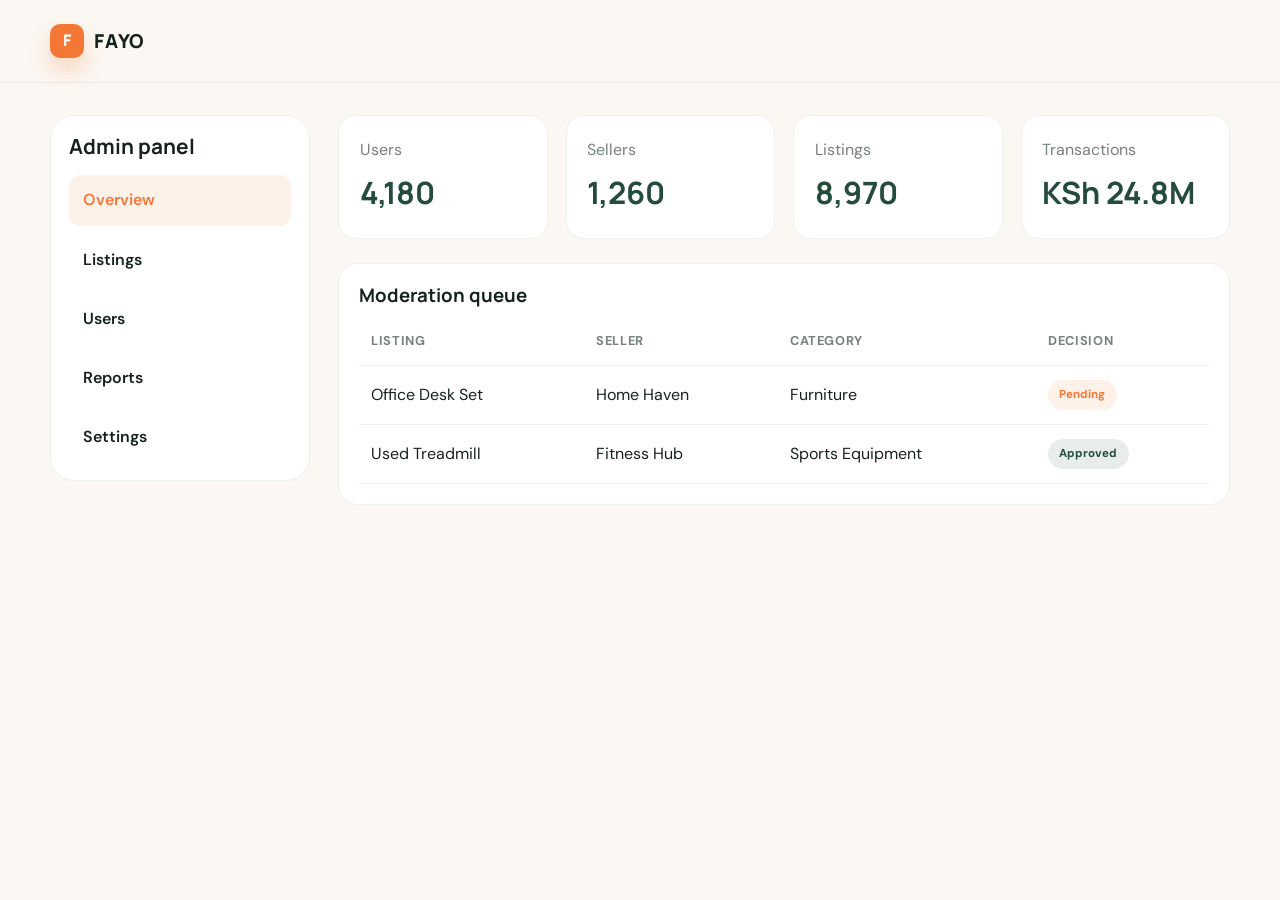
<file: frontend/pages/admin-dashboard.html>
<!DOCTYPE html>
<html lang="en">
  <head>
    <meta charset="UTF-8" />
    <meta name="viewport" content="width=device-width, initial-scale=1.0" />
    <title>Admin Dashboard | FAYO</title>
    <link rel="preconnect" href="https://fonts.googleapis.com" />
    <link rel="preconnect" href="https://fonts.gstatic.com" crossorigin />
    <link href="https://fonts.googleapis.com/css2?family=DM+Sans:wght@400;500;700&family=Manrope:wght@600;700;800&display=swap" rel="stylesheet" />
    <link rel="stylesheet" href="../css/style.css" />
    <link rel="stylesheet" href="../css/dashboard.css" />
    <link rel="stylesheet" href="../css/responsive.css" />
  </head>
  <body>
    <header class="topbar">
      <div class="container nav-wrapper">
        <a href="../index.html" class="brand" aria-label="FAYO home">
          <span class="brand-mark">F</span>
          <span class="brand-text">FAYO</span>
        </a>
      </div>
    </header>

    <main class="container dashboard-layout">
      <aside class="sidebar">
        <h3>Admin panel</h3>
        <nav>
          <a href="#" class="active">Overview</a>
          <a href="#">Listings</a>
          <a href="#">Users</a>
          <a href="#">Reports</a>
          <a href="#">Settings</a>
        </nav>
      </aside>

      <div class="dashboard-main">
        <section class="stats-grid">
          <div class="stat-card">
            <span>Users</span>
            <strong>4,180</strong>
          </div>
          <div class="stat-card">
            <span>Sellers</span>
            <strong>1,260</strong>
          </div>
          <div class="stat-card">
            <span>Listings</span>
            <strong>8,970</strong>
          </div>
          <div class="stat-card">
            <span>Transactions</span>
            <strong>KSh 24.8M</strong>
          </div>
        </section>

        <section class="card-box">
          <h3>Moderation queue</h3>
          <div class="table-wrap">
            <table>
              <thead>
                <tr>
                  <th>Listing</th>
                  <th>Seller</th>
                  <th>Category</th>
                  <th>Decision</th>
                </tr>
              </thead>
              <tbody>
                <tr>
                  <td>Office Desk Set</td>
                  <td>Home Haven</td>
                  <td>Furniture</td>
                  <td><span class="status-pill status-pending">Pending</span></td>
                </tr>
                <tr>
                  <td>Used Treadmill</td>
                  <td>Fitness Hub</td>
                  <td>Sports Equipment</td>
                  <td><span class="status-pill status-approved">Approved</span></td>
                </tr>
              </tbody>
            </table>
          </div>
        </section>
      </div>
    </main>
  </body>
</html>
</file>
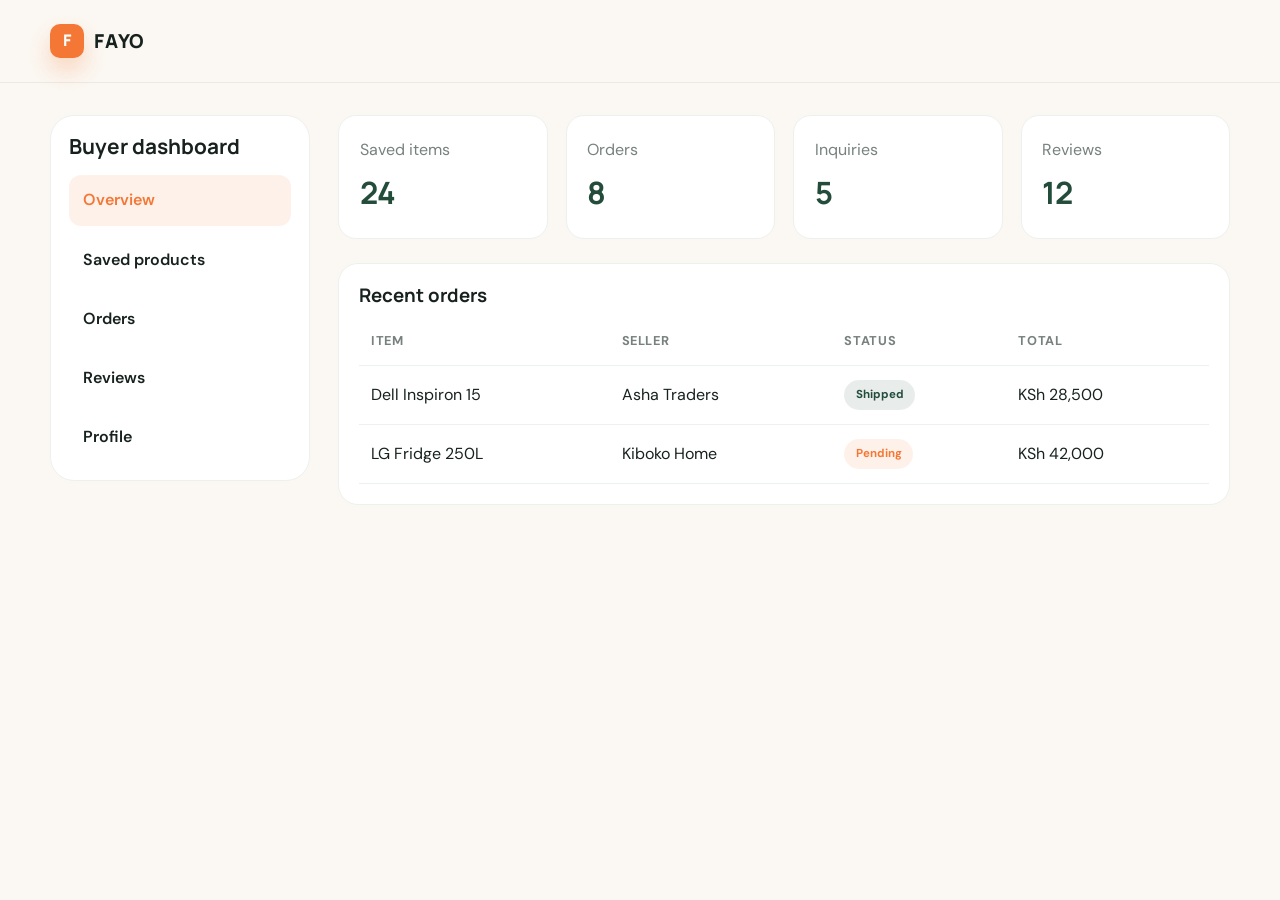
<file: frontend/pages/buyer-dashboard.html>
<!DOCTYPE html>
<html lang="en">
  <head>
    <meta charset="UTF-8" />
    <meta name="viewport" content="width=device-width, initial-scale=1.0" />
    <title>Buyer Dashboard | FAYO</title>
    <link rel="preconnect" href="https://fonts.googleapis.com" />
    <link rel="preconnect" href="https://fonts.gstatic.com" crossorigin />
    <link href="https://fonts.googleapis.com/css2?family=DM+Sans:wght@400;500;700&family=Manrope:wght@600;700;800&display=swap" rel="stylesheet" />
    <link rel="stylesheet" href="../css/style.css" />
    <link rel="stylesheet" href="../css/dashboard.css" />
    <link rel="stylesheet" href="../css/responsive.css" />
  </head>
  <body>
    <header class="topbar">
      <div class="container nav-wrapper">
        <a href="../index.html" class="brand" aria-label="FAYO home">
          <span class="brand-mark">F</span>
          <span class="brand-text">FAYO</span>
        </a>
      </div>
    </header>

    <main class="container dashboard-layout">
      <aside class="sidebar">
        <h3>Buyer dashboard</h3>
        <nav>
          <a href="#" class="active">Overview</a>
          <a href="#">Saved products</a>
          <a href="#">Orders</a>
          <a href="#">Reviews</a>
          <a href="#">Profile</a>
        </nav>
      </aside>

      <div class="dashboard-main">
        <section class="stats-grid">
          <div class="stat-card">
            <span>Saved items</span>
            <strong>24</strong>
          </div>
          <div class="stat-card">
            <span>Orders</span>
            <strong>8</strong>
          </div>
          <div class="stat-card">
            <span>Inquiries</span>
            <strong>5</strong>
          </div>
          <div class="stat-card">
            <span>Reviews</span>
            <strong>12</strong>
          </div>
        </section>

        <section class="card-box">
          <h3>Recent orders</h3>
          <div class="table-wrap">
            <table>
              <thead>
                <tr>
                  <th>Item</th>
                  <th>Seller</th>
                  <th>Status</th>
                  <th>Total</th>
                </tr>
              </thead>
              <tbody>
                <tr>
                  <td>Dell Inspiron 15</td>
                  <td>Asha Traders</td>
                  <td><span class="status-pill status-approved">Shipped</span></td>
                  <td>KSh 28,500</td>
                </tr>
                <tr>
                  <td>LG Fridge 250L</td>
                  <td>Kiboko Home</td>
                  <td><span class="status-pill status-pending">Pending</span></td>
                  <td>KSh 42,000</td>
                </tr>
              </tbody>
            </table>
          </div>
        </section>
      </div>
    </main>
  </body>
</html>
</file>
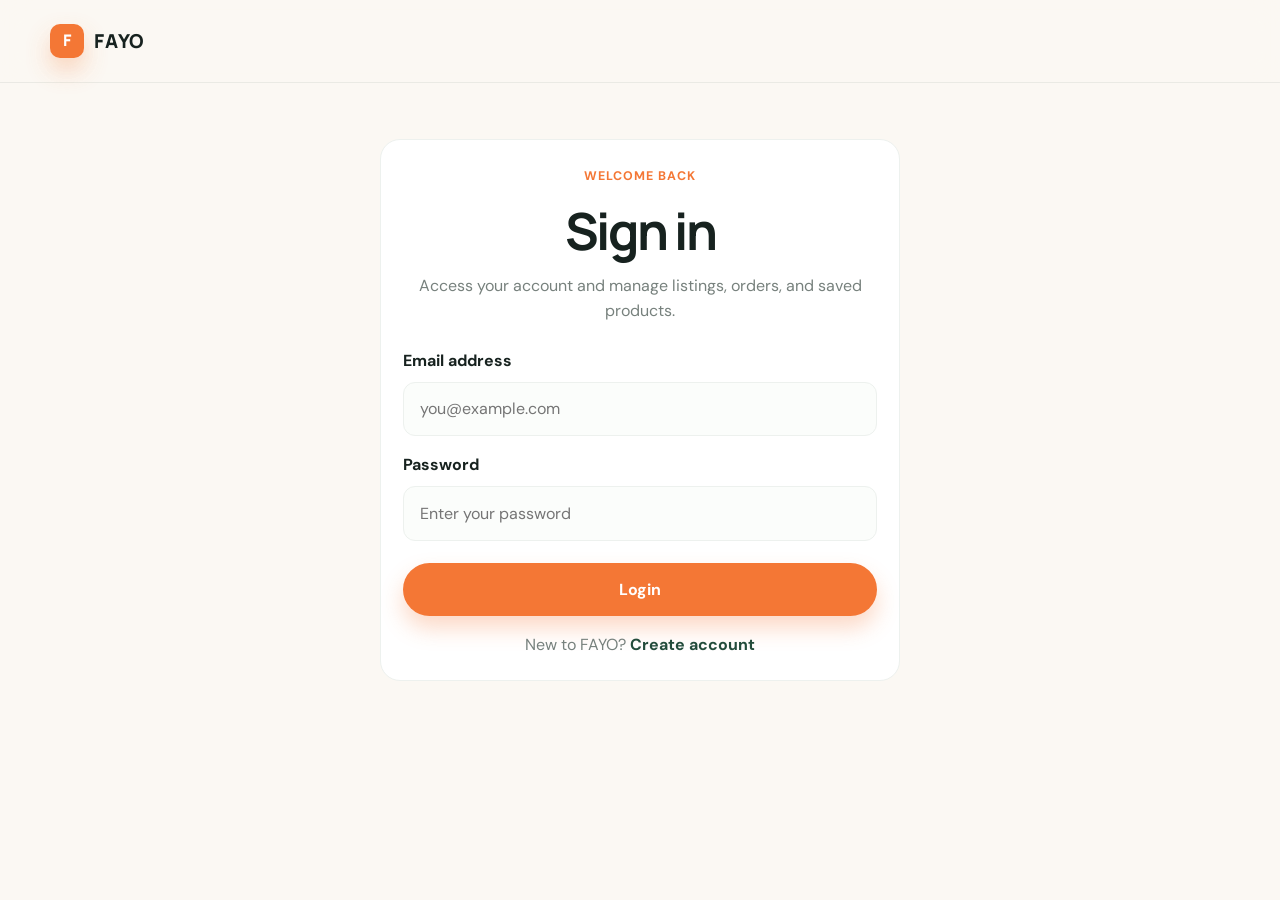
<file: frontend/pages/login.html>
<!DOCTYPE html>
<html lang="en">
  <head>
    <meta charset="UTF-8" />
    <meta name="viewport" content="width=device-width, initial-scale=1.0" />
    <title>Sign In | FAYO</title>
    <link rel="preconnect" href="https://fonts.googleapis.com" />
    <link rel="preconnect" href="https://fonts.gstatic.com" crossorigin />
    <link href="https://fonts.googleapis.com/css2?family=DM+Sans:wght@400;500;700&family=Manrope:wght@600;700;800&display=swap" rel="stylesheet" />
    <link rel="stylesheet" href="../css/style.css" />
    <link rel="stylesheet" href="../css/responsive.css" />
  </head>
  <body>
    <header class="topbar">
      <div class="container nav-wrapper">
        <a href="../index.html" class="brand" aria-label="FAYO home">
          <span class="brand-mark">F</span>
          <span class="brand-text">FAYO</span>
        </a>
      </div>
    </header>

    <main class="container page-shell">
      <div class="form-card">
        <div class="auth-header">
          <span class="eyebrow">Welcome back</span>
          <h1>Sign in</h1>
          <p>Access your account and manage listings, orders, and saved products.</p>
        </div>

        <form id="login-form">
          <div class="form-group">
            <label for="login-email">Email address</label>
            <input id="login-email" type="email" placeholder="you@example.com" required />
          </div>

          <div class="form-group">
            <label for="login-password">Password</label>
            <input id="login-password" type="password" placeholder="Enter your password" required />
          </div>

          <button type="submit" class="btn btn-primary" style="width: 100%; margin-top: 0.4rem;">Login</button>
        </form>

        <div class="auth-switch">
          <span>New to FAYO? <a href="register.html" class="text-link">Create account</a></span>
        </div>
      </div>
    </main>

    <script src="../js/auth.js"></script>
  </body>
</html>
</file>
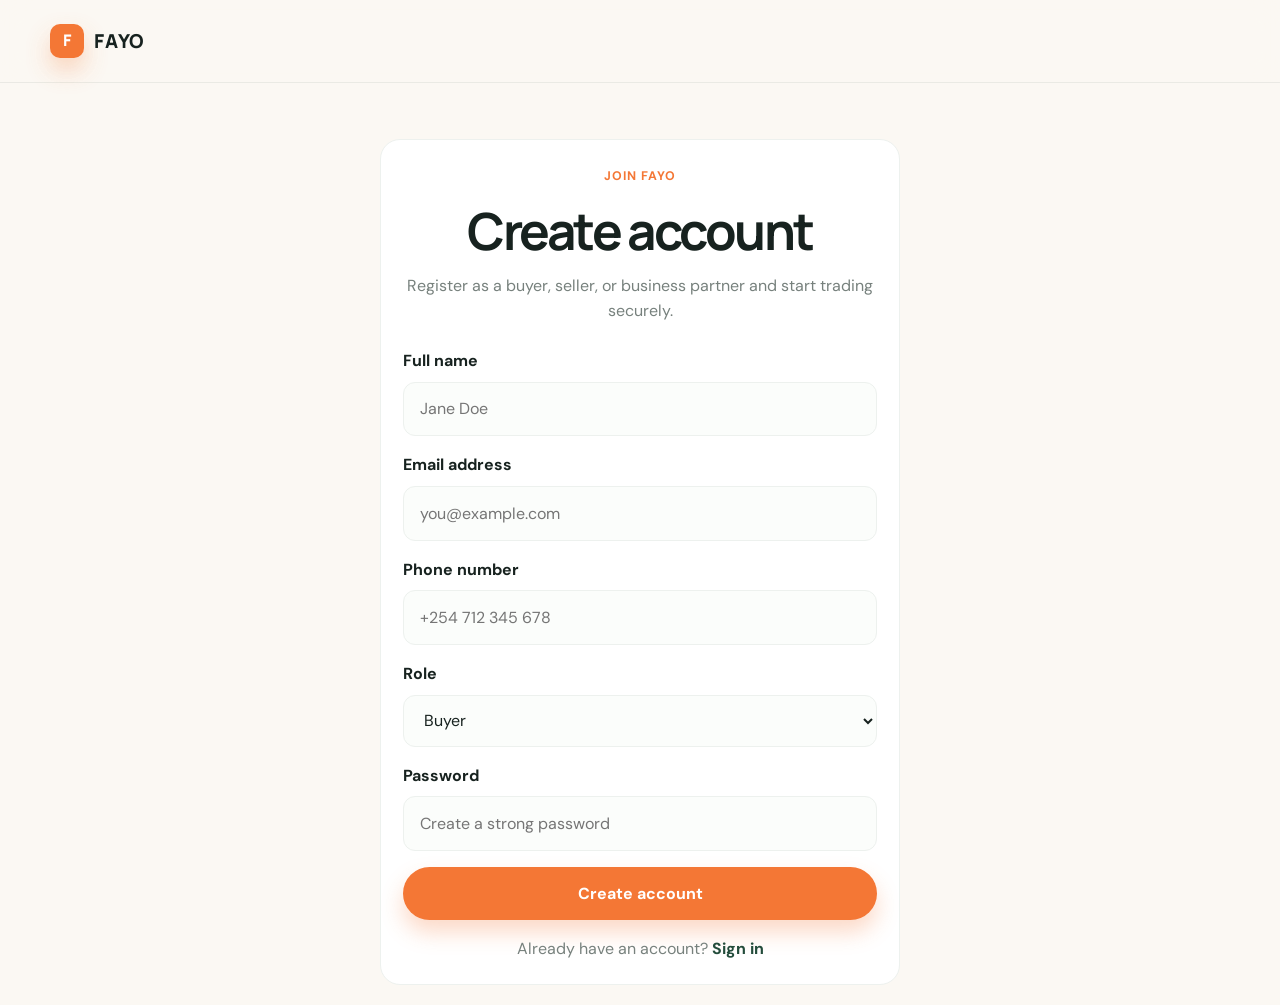
<file: frontend/pages/register.html>
<!DOCTYPE html>
<html lang="en">
  <head>
    <meta charset="UTF-8" />
    <meta name="viewport" content="width=device-width, initial-scale=1.0" />
    <title>Create Account | FAYO</title>
    <link rel="preconnect" href="https://fonts.googleapis.com" />
    <link rel="preconnect" href="https://fonts.gstatic.com" crossorigin />
    <link href="https://fonts.googleapis.com/css2?family=DM+Sans:wght@400;500;700&family=Manrope:wght@600;700;800&display=swap" rel="stylesheet" />
    <link rel="stylesheet" href="../css/style.css" />
    <link rel="stylesheet" href="../css/responsive.css" />
  </head>
  <body>
    <header class="topbar">
      <div class="container nav-wrapper">
        <a href="../index.html" class="brand" aria-label="FAYO home">
          <span class="brand-mark">F</span>
          <span class="brand-text">FAYO</span>
        </a>
      </div>
    </header>

    <main class="container page-shell">
      <div class="form-card">
        <div class="auth-header">
          <span class="eyebrow">Join FAYO</span>
          <h1>Create account</h1>
          <p>Register as a buyer, seller, or business partner and start trading securely.</p>
        </div>

        <form id="register-form">
          <div class="form-group">
            <label for="register-name">Full name</label>
            <input id="register-name" type="text" placeholder="Jane Doe" required />
          </div>

          <div class="form-group">
            <label for="register-email">Email address</label>
            <input id="register-email" type="email" placeholder="you@example.com" required />
          </div>

          <div class="form-group">
            <label for="register-phone">Phone number</label>
            <input id="register-phone" type="tel" placeholder="+254 712 345 678" required />
          </div>

          <div class="form-group">
            <label for="register-role">Role</label>
            <select id="register-role">
              <option value="BUYER">Buyer</option>
              <option value="SELLER">Seller</option>
              <option value="ADMIN">Admin</option>
            </select>
          </div>

          <div class="form-group">
            <label for="register-password">Password</label>
            <input id="register-password" type="password" placeholder="Create a strong password" required />
          </div>

          <button type="submit" class="btn btn-primary" style="width: 100%;">Create account</button>
        </form>

        <div class="auth-switch">
          <span>Already have an account? <a href="login.html" class="text-link">Sign in</a></span>
        </div>
      </div>
    </main>

    <script src="../js/auth.js"></script>
  </body>
</html>
</file>
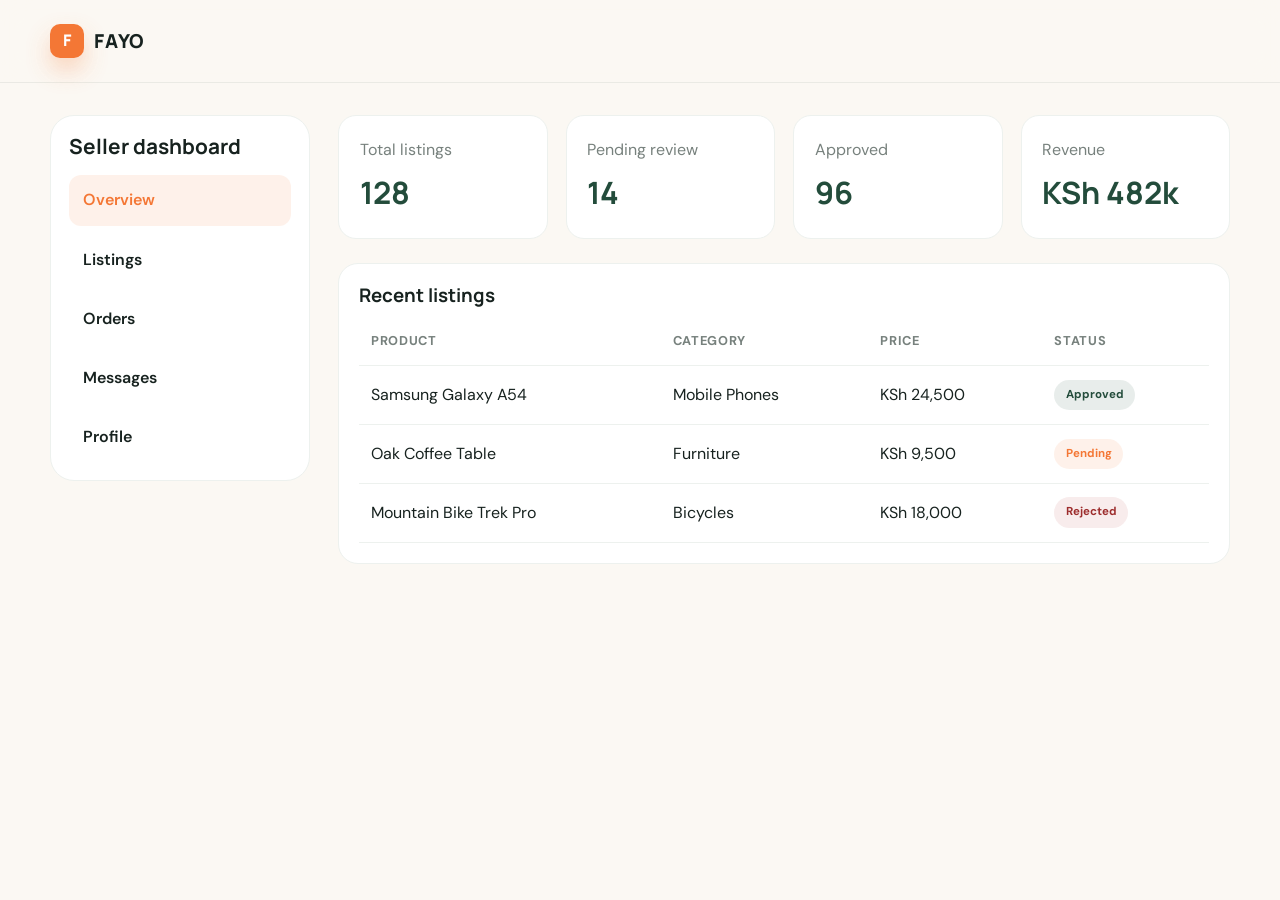
<file: frontend/pages/seller-dashboard.html>
<!DOCTYPE html>
<html lang="en">
  <head>
    <meta charset="UTF-8" />
    <meta name="viewport" content="width=device-width, initial-scale=1.0" />
    <title>Seller Dashboard | FAYO</title>
    <link rel="preconnect" href="https://fonts.googleapis.com" />
    <link rel="preconnect" href="https://fonts.gstatic.com" crossorigin />
    <link href="https://fonts.googleapis.com/css2?family=DM+Sans:wght@400;500;700&family=Manrope:wght@600;700;800&display=swap" rel="stylesheet" />
    <link rel="stylesheet" href="../css/style.css" />
    <link rel="stylesheet" href="../css/dashboard.css" />
    <link rel="stylesheet" href="../css/responsive.css" />
  </head>
  <body>
    <header class="topbar">
      <div class="container nav-wrapper">
        <a href="../index.html" class="brand" aria-label="FAYO home">
          <span class="brand-mark">F</span>
          <span class="brand-text">FAYO</span>
        </a>
      </div>
    </header>

    <main class="container dashboard-layout">
      <aside class="sidebar">
        <h3>Seller dashboard</h3>
        <nav>
          <a href="#" class="active">Overview</a>
          <a href="#">Listings</a>
          <a href="#">Orders</a>
          <a href="#">Messages</a>
          <a href="#">Profile</a>
        </nav>
      </aside>

      <div class="dashboard-main">
        <section class="stats-grid">
          <div class="stat-card">
            <span>Total listings</span>
            <strong>128</strong>
          </div>
          <div class="stat-card">
            <span>Pending review</span>
            <strong>14</strong>
          </div>
          <div class="stat-card">
            <span>Approved</span>
            <strong>96</strong>
          </div>
          <div class="stat-card">
            <span>Revenue</span>
            <strong>KSh 482k</strong>
          </div>
        </section>

        <section class="card-box">
          <h3>Recent listings</h3>
          <div class="table-wrap">
            <table>
              <thead>
                <tr>
                  <th>Product</th>
                  <th>Category</th>
                  <th>Price</th>
                  <th>Status</th>
                </tr>
              </thead>
              <tbody>
                <tr>
                  <td>Samsung Galaxy A54</td>
                  <td>Mobile Phones</td>
                  <td>KSh 24,500</td>
                  <td><span class="status-pill status-approved">Approved</span></td>
                </tr>
                <tr>
                  <td>Oak Coffee Table</td>
                  <td>Furniture</td>
                  <td>KSh 9,500</td>
                  <td><span class="status-pill status-pending">Pending</span></td>
                </tr>
                <tr>
                  <td>Mountain Bike Trek Pro</td>
                  <td>Bicycles</td>
                  <td>KSh 18,000</td>
                  <td><span class="status-pill status-rejected">Rejected</span></td>
                </tr>
              </tbody>
            </table>
          </div>
        </section>
      </div>
    </main>

    <script src="../js/seller.js"></script>
  </body>
</html>
</file>
<file: frontend/css/style.css>
:root {
  --primary: #f47735;
  --primary-dark: #d75c1e;
  --green: #234c3b;
  --green-soft: #edf7f2;
  --text: #17221f;
  --muted: #77817d;
  --background: #fbf8f3;
  --white: #ffffff;
  --line: #edf1ee;
  --shadow: 0 18px 40px rgba(23, 34, 31, 0.08);
  --radius: 18px;
}

* {
  box-sizing: border-box;
}

html {
  scroll-behavior: smooth;
}

body {
  margin: 0;
  font-family: 'DM Sans', sans-serif;
  background: var(--background);
  color: var(--text);
  line-height: 1.6;
}

a {
  color: inherit;
  text-decoration: none;
}

img {
  display: block;
  max-width: 100%;
}

button,
input,
select {
  font: inherit;
}

.container {
  width: min(1180px, calc(100% - 32px));
  margin: 0 auto;
}

.btn {
  display: inline-flex;
  align-items: center;
  justify-content: center;
  gap: 8px;
  border: 1px solid transparent;
  border-radius: 999px;
  padding: 0.8rem 1.3rem;
  font-weight: 700;
  cursor: pointer;
  transition: transform 0.2s ease, box-shadow 0.2s ease, background-color 0.2s ease;
}

.btn:hover {
  transform: translateY(-1px);
}

.btn-primary {
  background: var(--primary);
  color: var(--white);
  box-shadow: 0 12px 22px rgba(244, 119, 53, 0.28);
}

.btn-primary:hover {
  background: var(--primary-dark);
}

.btn-ghost {
  border-color: var(--line);
  background: var(--white);
  color: var(--text);
}

.text-link {
  font-weight: 700;
  color: var(--green);
}

.eyebrow {
  display: inline-block;
  font-size: 0.78rem;
  font-weight: 700;
  text-transform: uppercase;
  letter-spacing: 0.08em;
  color: var(--primary);
  margin-bottom: 0.8rem;
}

.eyebrow.eye-green {
  color: var(--green);
}

h1,
h2,
h3,
h4 {
  font-family: 'Manrope', sans-serif;
  margin: 0 0 0.7rem;
  line-height: 1.2;
}

h1 {
  font-size: clamp(2.6rem, 4vw, 4.5rem);
  letter-spacing: -0.05em;
}

h2 {
  font-size: clamp(2rem, 2.6vw, 3rem);
  letter-spacing: -0.04em;
}

p {
  margin: 0;
}

.topbar {
  position: sticky;
  top: 0;
  z-index: 10;
  background: rgba(251, 248, 243, 0.85);
  backdrop-filter: blur(14px);
  border-bottom: 1px solid rgba(119, 129, 125, 0.12);
}

.nav-wrapper {
  min-height: 82px;
  display: flex;
  align-items: center;
  justify-content: space-between;
  gap: 18px;
}

.brand {
  display: inline-flex;
  align-items: center;
  gap: 10px;
  font-family: 'Manrope', sans-serif;
  font-weight: 800;
  letter-spacing: 0.05em;
}

.brand-mark {
  width: 34px;
  height: 34px;
  display: inline-flex;
  align-items: center;
  justify-content: center;
  border-radius: 10px;
  background: var(--primary);
  color: var(--white);
  box-shadow: 0 12px 25px rgba(244, 119, 53, 0.3);
}

.brand-text {
  font-size: 1.2rem;
  color: var(--text);
}

.search-shell {
  flex: 1 1 420px;
  display: flex;
  max-width: 520px;
  min-height: 48px;
  background: var(--white);
  border: 1px solid var(--line);
  border-radius: 999px;
  overflow: hidden;
}

.search-shell input {
  flex: 1;
  border: 0;
  background: transparent;
  padding: 0 18px;
  outline: none;
  color: var(--text);
}

.search-shell button {
  border: 0;
  background: var(--green);
  color: var(--white);
  padding: 0 20px;
  font-weight: 700;
  cursor: pointer;
}

.location-picker {
  display: inline-flex;
  align-items: center;
  gap: 8px;
  padding: 0.7rem 1rem;
  border: 1px solid var(--line);
  border-radius: 999px;
  background: var(--white);
  font-weight: 600;
}

.location-picker svg {
  width: 18px;
  height: 18px;
  fill: currentColor;
}

.nav-links {
  display: flex;
  align-items: center;
  gap: 18px;
  color: var(--green);
  font-weight: 600;
}

.nav-actions {
  display: flex;
  align-items: center;
  gap: 12px;
}

.sell-btn {
  background: var(--green);
}

.hero {
  padding: 72px 0 40px;
}

.hero-layout {
  display: grid;
  grid-template-columns: 1.2fr 0.8fr;
  gap: 48px;
  align-items: center;
}

.hero-copy p {
  max-width: 620px;
  color: var(--muted);
  font-size: 1.1rem;
  margin-bottom: 1.4rem;
}

.hero-search {
  display: flex;
  align-items: center;
  gap: 12px;
  max-width: 620px;
  background: var(--white);
  border-radius: 999px;
  border: 1px solid var(--line);
  padding: 10px 12px 10px 18px;
  box-shadow: var(--shadow);
}

.hero-search input {
  flex: 1;
  border: 0;
  background: transparent;
  outline: none;
  color: var(--text);
  min-height: 46px;
}

.hero-stats {
  display: flex;
  flex-wrap: wrap;
  gap: 28px;
  margin-top: 28px;
}

.hero-stats strong {
  display: block;
  font-size: 1.5rem;
  font-family: 'Manrope', sans-serif;
  color: var(--green);
}

.hero-stats span {
  color: var(--muted);
}

.hero-visual {
  position: relative;
  min-height: 520px;
  display: grid;
  place-items: center;
}

.product-showcase {
  position: relative;
  width: min(100%, 540px);
  border-radius: 32px;
  overflow: hidden;
  background: linear-gradient(135deg, rgba(26, 56, 46, 0.12), rgba(244, 119, 53, 0.11));
  box-shadow: var(--shadow);
}

.product-showcase img {
  width: 100%;
  height: 520px;
  object-fit: cover;
}

.feature-panel {
  position: absolute;
  background: rgba(255, 255, 255, 0.96);
  border: 1px solid rgba(119, 129, 125, 0.12);
  border-radius: 18px;
  box-shadow: var(--shadow);
  padding: 1rem 1.2rem;
  max-width: 220px;
}

.top-card {
  top: 34px;
  left: 24px;
}

.bottom-card {
  right: 10px;
  bottom: 30px;
  display: flex;
  align-items: center;
  gap: 14px;
}

.bottom-card strong {
  display: block;
  color: var(--green);
  font-size: 1.4rem;
}

.bottom-card span {
  font-size: 0.8rem;
  color: var(--muted);
}

.mini-pill {
  padding: 0.7rem 0.9rem;
  background: var(--green-soft);
  color: var(--green);
  border-radius: 999px;
  font-size: 0.8rem;
  font-weight: 700;
}

.section-heading {
  display: flex;
  justify-content: space-between;
  align-items: end;
  gap: 12px;
  margin-bottom: 1.5rem;
}

.section-heading.center {
  text-align: center;
  justify-content: center;
}

.category-strip,
.products-section,
.sellers-section,
.process-section,
.trust-section {
  padding: 28px 0 32px;
}

.alt-bg {
  background: rgba(23, 34, 31, 0.02);
}

.category-grid,
.product-grid,
.seller-grid,
.steps-grid,
.trust-grid {
  display: grid;
  gap: 22px;
}

.category-grid {
  grid-template-columns: repeat(6, minmax(0, 1fr));
}

.category-card {
  background: var(--white);
  border: 1px solid var(--line);
  border-radius: var(--radius);
  padding: 1.5rem 1rem;
  text-align: center;
  transition: transform 0.2s ease, box-shadow 0.2s ease;
}

.category-card:hover,
.product-card:hover,
.step-card:hover,
.trust-card:hover {
  transform: translateY(-3px);
  box-shadow: var(--shadow);
}

.category-icon {
  display: inline-flex;
  width: 58px;
  height: 58px;
  border-radius: 18px;
  background: rgba(244, 119, 53, 0.1);
  align-items: center;
  justify-content: center;
  font-size: 1.8rem;
  margin-bottom: 0.7rem;
}

.category-card h3 {
  margin-bottom: 0.3rem;
  font-size: 1.1rem;
}

.category-card p {
  color: var(--muted);
  font-size: 0.92rem;
}

.product-grid {
  grid-template-columns: repeat(4, minmax(0, 1fr));
}

.product-card {
  background: var(--white);
  border: 1px solid var(--line);
  border-radius: 22px;
  overflow: hidden;
  transition: transform 0.2s ease, box-shadow 0.2s ease;
}

.product-card__image {
  position: relative;
  height: 220px;
  overflow: hidden;
}

.product-card__image img {
  width: 100%;
  height: 100%;
  object-fit: cover;
}

.product-card__badge {
  position: absolute;
  top: 14px;
  left: 14px;
  padding: 0.45rem 0.7rem;
  border-radius: 999px;
  background: rgba(255, 255, 255, 0.9);
  color: var(--green);
  font-size: 0.74rem;
  font-weight: 700;
}

.product-card__body {
  padding: 1rem 1rem 1.2rem;
}

.product-info {
  display: flex;
  justify-content: space-between;
  align-items: center;
  gap: 8px;
  margin-bottom: 0.7rem;
}

.price {
  font-family: 'Manrope', sans-serif;
  font-size: 1.35rem;
  color: var(--green);
  font-weight: 800;
}

.condition {
  font-size: 0.78rem;
  font-weight: 700;
  border-radius: 999px;
  padding: 0.4rem 0.6rem;
  background: rgba(35, 76, 59, 0.08);
  color: var(--green);
}

.product-card h3 {
  font-size: 1.18rem;
  margin-bottom: 0.55rem;
}

.meta-row {
  display: flex;
  align-items: center;
  justify-content: space-between;
  color: var(--muted);
  font-size: 0.85rem;
  margin-top: 0.75rem;
}

.seller-row {
  display: flex;
  align-items: center;
  gap: 10px;
  padding-top: 0.8rem;
  border-top: 1px solid var(--line);
  margin-top: 0.9rem;
}

.avatar {
  width: 34px;
  height: 34px;
  border-radius: 50%;
  object-fit: cover;
}

.seller-meta strong {
  display: block;
  font-size: 0.88rem;
}

.seller-meta span {
  color: var(--muted);
  font-size: 0.74rem;
}

.seller-grid {
  grid-template-columns: repeat(4, minmax(0, 1fr));
}

.seller-card {
  background: var(--white);
  border: 1px solid var(--line);
  border-radius: 20px;
  padding: 1.4rem 1rem;
  text-align: center;
}

.seller-card img {
  width: 72px;
  height: 72px;
  margin: 0 auto 1rem;
  border-radius: 50%;
  object-fit: cover;
}

.rating {
  color: #f4a63d;
  font-weight: 700;
  display: block;
  margin: 0.35rem 0 0.75rem;
}

.promo-panel {
  display: flex;
  align-items: center;
  justify-content: space-between;
  gap: 18px;
  background: linear-gradient(135deg, rgba(244, 119, 53, 0.08), rgba(35, 76, 59, 0.08));
  border: 1px solid rgba(23, 34, 31, 0.08);
  border-radius: 26px;
  padding: 2rem 2rem;
}

.steps-grid {
  grid-template-columns: repeat(3, minmax(0, 1fr));
}

.step-card,
.trust-card {
  background: var(--white);
  border: 1px solid var(--line);
  border-radius: 20px;
  padding: 1.5rem 1.3rem;
  transition: transform 0.2s ease, box-shadow 0.2s ease;
}

.step-number {
  display: inline-flex;
  width: 42px;
  height: 42px;
  border-radius: 12px;
  align-items: center;
  justify-content: center;
  background: rgba(244, 119, 53, 0.1);
  color: var(--primary);
  font-weight: 800;
  margin-bottom: 0.8rem;
}

.trust-grid {
  grid-template-columns: repeat(4, minmax(0, 1fr));
}

.site-footer {
  background: var(--green);
  color: rgba(255, 255, 255, 0.85);
  padding: 4rem 0 2rem;
  margin-top: 32px;
}

.footer-grid {
  display: grid;
  grid-template-columns: 1.5fr 1fr 1fr 1fr;
  gap: 30px;
}

.footer-brand {
  color: var(--white);
  margin-bottom: 1rem;
}

.site-footer h4 {
  color: var(--white);
  margin-bottom: 1rem;
}

.site-footer ul {
  list-style: none;
  margin: 0;
  padding: 0;
  display: grid;
  gap: 10px;
  color: rgba(255, 255, 255, 0.76);
}

.footer-bottom {
  display: flex;
  justify-content: space-between;
  gap: 12px;
  padding-top: 1.4rem;
  margin-top: 2rem;
  border-top: 1px solid rgba(255, 255, 255, 0.12);
  color: rgba(255, 255, 255, 0.8);
}

.page-shell {
  padding: 56px 0 20px;
}

.page-hero {
  background: linear-gradient(135deg, rgba(35, 76, 59, 0.93), rgba(18, 40, 32, 0.98));
  color: var(--white);
  padding: 56px 0 32px;
}

.page-hero__inner {
  display: flex;
  justify-content: space-between;
  align-items: end;
  gap: 18px;
}

.page-hero__inner h1 {
  margin-bottom: 0.3rem;
}

.page-hero__inner p {
  color: rgba(255, 255, 255, 0.78);
}

.filter-panel {
  background: var(--white);
  padding: 1rem 1.1rem;
  border: 1px solid var(--line);
  border-radius: 20px;
  box-shadow: var(--shadow);
  margin-bottom: 2rem;
}

.filter-layout {
  display: grid;
  grid-template-columns: 2fr 1fr 1fr 1fr 1fr;
  gap: 12px;
  align-items: center;
}

.filter-control {
  display: flex;
  flex-direction: column;
  gap: 6px;
  font-size: 0.82rem;
  color: var(--muted);
}

.filter-control input,
.filter-control select {
  border: 1px solid var(--line);
  border-radius: 12px;
  padding: 0.78rem 0.9rem;
  background: #fafcfb;
  color: var(--text);
}

.result-label {
  color: var(--muted);
  font-weight: 600;
  margin-bottom: 0.75rem;
}

.product-details {
  display: grid;
  grid-template-columns: 1.1fr 0.9fr;
  gap: 28px;
  padding-top: 32px;
}

.gallery-main {
  border-radius: 24px;
  overflow: hidden;
  border: 1px solid var(--line);
  background: var(--white);
}

.gallery-main img {
  width: 100%;
  height: 500px;
  object-fit: cover;
}

.gallery-thumbs {
  display: grid;
  grid-template-columns: repeat(3, minmax(0, 1fr));
  gap: 10px;
  margin-top: 12px;
}

.gallery-thumbs img {
  width: 100%;
  height: 100px;
  object-fit: cover;
  border-radius: 12px;
  border: 1px solid var(--line);
}

.product-summary {
  background: var(--white);
  border: 1px solid var(--line);
  border-radius: 20px;
  padding: 1.4rem;
}

.product-summary .price {
  font-size: 2rem;
  margin: 0.8rem 0 1rem;
}

.summary-meta {
  display: grid;
  grid-template-columns: repeat(2, minmax(0, 1fr));
  gap: 12px;
  margin: 1rem 0;
}

.summary-item {
  background: #f7f9f6;
  border-radius: 12px;
  padding: 0.8rem 0.9rem;
}

.summary-item span {
  display: block;
  color: var(--muted);
  font-size: 0.76rem;
}

.summary-item strong {
  font-size: 0.95rem;
}

.detail-actions {
  display: flex;
  flex-wrap: wrap;
  gap: 12px;
  margin-top: 1.25rem;
}

.detail-actions .btn {
  flex: 1 1 180px;
}

.form-card {
  background: var(--white);
  border: 1px solid var(--line);
  border-radius: 20px;
  padding: 1.4rem;
  margin: 0 auto;
  max-width: 520px;
}

.form-group {
  display: grid;
  gap: 8px;
  margin-bottom: 1rem;
}

.form-group label {
  font-weight: 700;
}

.form-group input,
.form-group select,
.form-group textarea {
  border: 1px solid var(--line);
  border-radius: 12px;
  background: #fbfdfb;
  padding: 0.85rem 0.95rem;
  color: var(--text);
}

.form-group textarea {
  min-height: 140px;
  resize: vertical;
}

.auth-header {
  text-align: center;
  margin-bottom: 1.5rem;
}

.auth-header p {
  color: var(--muted);
}

.auth-switch {
  text-align: center;
  margin-top: 1rem;
  color: var(--muted);
}

.dashboard-layout {
  display: grid;
  grid-template-columns: 260px minmax(0, 1fr);
  gap: 28px;
  padding: 32px 0 24px;
}

.sidebar {
  background: var(--white);
  border: 1px solid var(--line);
  border-radius: 24px;
  padding: 1.1rem;
  height: fit-content;
  position: sticky;
  top: 100px;
}

.sidebar nav {
  display: grid;
  gap: 8px;
}

.sidebar a {
  padding: 0.8rem 0.9rem;
  border-radius: 12px;
  color: var(--text);
  font-weight: 600;
}

.sidebar a.active,
.sidebar a:hover {
  background: rgba(244, 119, 53, 0.1);
  color: var(--primary);
}

.dashboard-main {
  display: grid;
  gap: 24px;
}

.stats-grid {
  display: grid;
  grid-template-columns: repeat(4, minmax(0, 1fr));
  gap: 18px;
}

.stat-card {
  background: var(--white);
  border: 1px solid var(--line);
  border-radius: 18px;
  padding: 1.3rem;
}

.stat-card span {
  display: block;
  color: var(--muted);
  margin-bottom: 0.35rem;
}

.stat-card strong {
  font-family: 'Manrope', sans-serif;
  font-size: clamp(1.5rem, 2.4vw, 2.2rem);
  color: var(--green);
}

.card-box {
  background: var(--white);
  border: 1px solid var(--line);
  border-radius: 20px;
  padding: 1.25rem;
}

.table-wrap {
  overflow-x: auto;
}

table {
  width: 100%;
  border-collapse: collapse;
}

th,
td {
  text-align: left;
  padding: 0.85rem 0.75rem;
  border-bottom: 1px solid var(--line);
}

th {
  font-size: 0.8rem;
  text-transform: uppercase;
  letter-spacing: 0.05em;
  color: var(--muted);
}

.status-pill {
  display: inline-flex;
  align-items: center;
  border-radius: 999px;
  padding: 0.38rem 0.7rem;
  font-size: 0.72rem;
  font-weight: 700;
}

.status-approved {
  background: rgba(35, 76, 59, 0.1);
  color: var(--green);
}

.status-pending {
  background: rgba(244, 119, 53, 0.1);
  color: var(--primary);
}

.status-rejected {
  background: rgba(168, 20, 20, 0.08);
  color: #9d2d2d;
}

.empty-state {
  color: var(--muted);
  text-align: center;
  padding: 1rem;
}

.mobile-only {
  display: none;
}
</file>
<file: frontend/css/dashboard.css>
.sidebar h3 {
  margin-bottom: 1rem;
  font-size: 1.3rem;
}

.sidebar nav {
  display: grid;
  gap: 0.5rem;
}

.sidebar a {
  display: block;
  padding: 0.8rem 0.9rem;
  border-radius: 12px;
  color: var(--text);
  font-weight: 600;
}

.sidebar a.active,
.sidebar a:hover {
  background: rgba(244, 119, 53, 0.1);
  color: var(--primary);
}
</file>
<file: frontend/css/responsive.css>
@media (max-width: 1100px) {
  .category-grid {
    grid-template-columns: repeat(3, minmax(0, 1fr));
  }

  .product-grid {
    grid-template-columns: repeat(3, minmax(0, 1fr));
  }

  .seller-grid {
    grid-template-columns: repeat(2, minmax(0, 1fr));
  }

  .filter-layout {
    grid-template-columns: repeat(2, minmax(0, 1fr));
  }

  .dashboard-layout {
    grid-template-columns: 1fr;
  }

  .sidebar {
    position: static;
  }
}

@media (max-width: 800px) {
  .desktop-only {
    display: none !important;
  }

  .mobile-only {
    display: inline-flex;
  }

  .nav-wrapper {
    flex-wrap: wrap;
    padding: 0.7rem 0;
  }

  .nav-actions {
    width: 100%;
    justify-content: flex-end;
  }

  .hero-layout,
  .product-details,
  .footer-grid,
  .steps-grid,
  .trust-grid,
  .stats-grid {
    grid-template-columns: 1fr;
  }

  .hero {
    padding-top: 40px;
  }

  .hero-search,
  .promo-panel,
  .page-hero__inner,
  .section-heading {
    flex-direction: column;
    align-items: flex-start;
  }

  .category-grid,
  .product-grid,
  .seller-grid,
  .filter-layout {
    grid-template-columns: 1fr;
  }

  .hero-visual {
    min-height: 420px;
  }

  .product-showcase img {
    height: 420px;
  }

  .feature-panel {
    position: static;
    margin-bottom: 12px;
    max-width: 100%;
  }

  .hero-visual {
    display: block;
  }

  .footer-bottom {
    flex-direction: column;
    align-items: flex-start;
  }
}

@media (max-width: 520px) {
  .container {
    width: min(100% - 20px, 1180px);
  }

  .btn,
  .search-shell button,
  .hero-search .btn {
    width: 100%;
  }

  .nav-actions {
    display: grid;
    width: 100%;
    grid-template-columns: repeat(2, minmax(0, 1fr));
  }

  .sell-btn {
    grid-column: 1 / -1;
  }

  .summary-meta {
    grid-template-columns: 1fr;
  }

  .detail-actions {
    flex-direction: column;
  }
}
</file>
